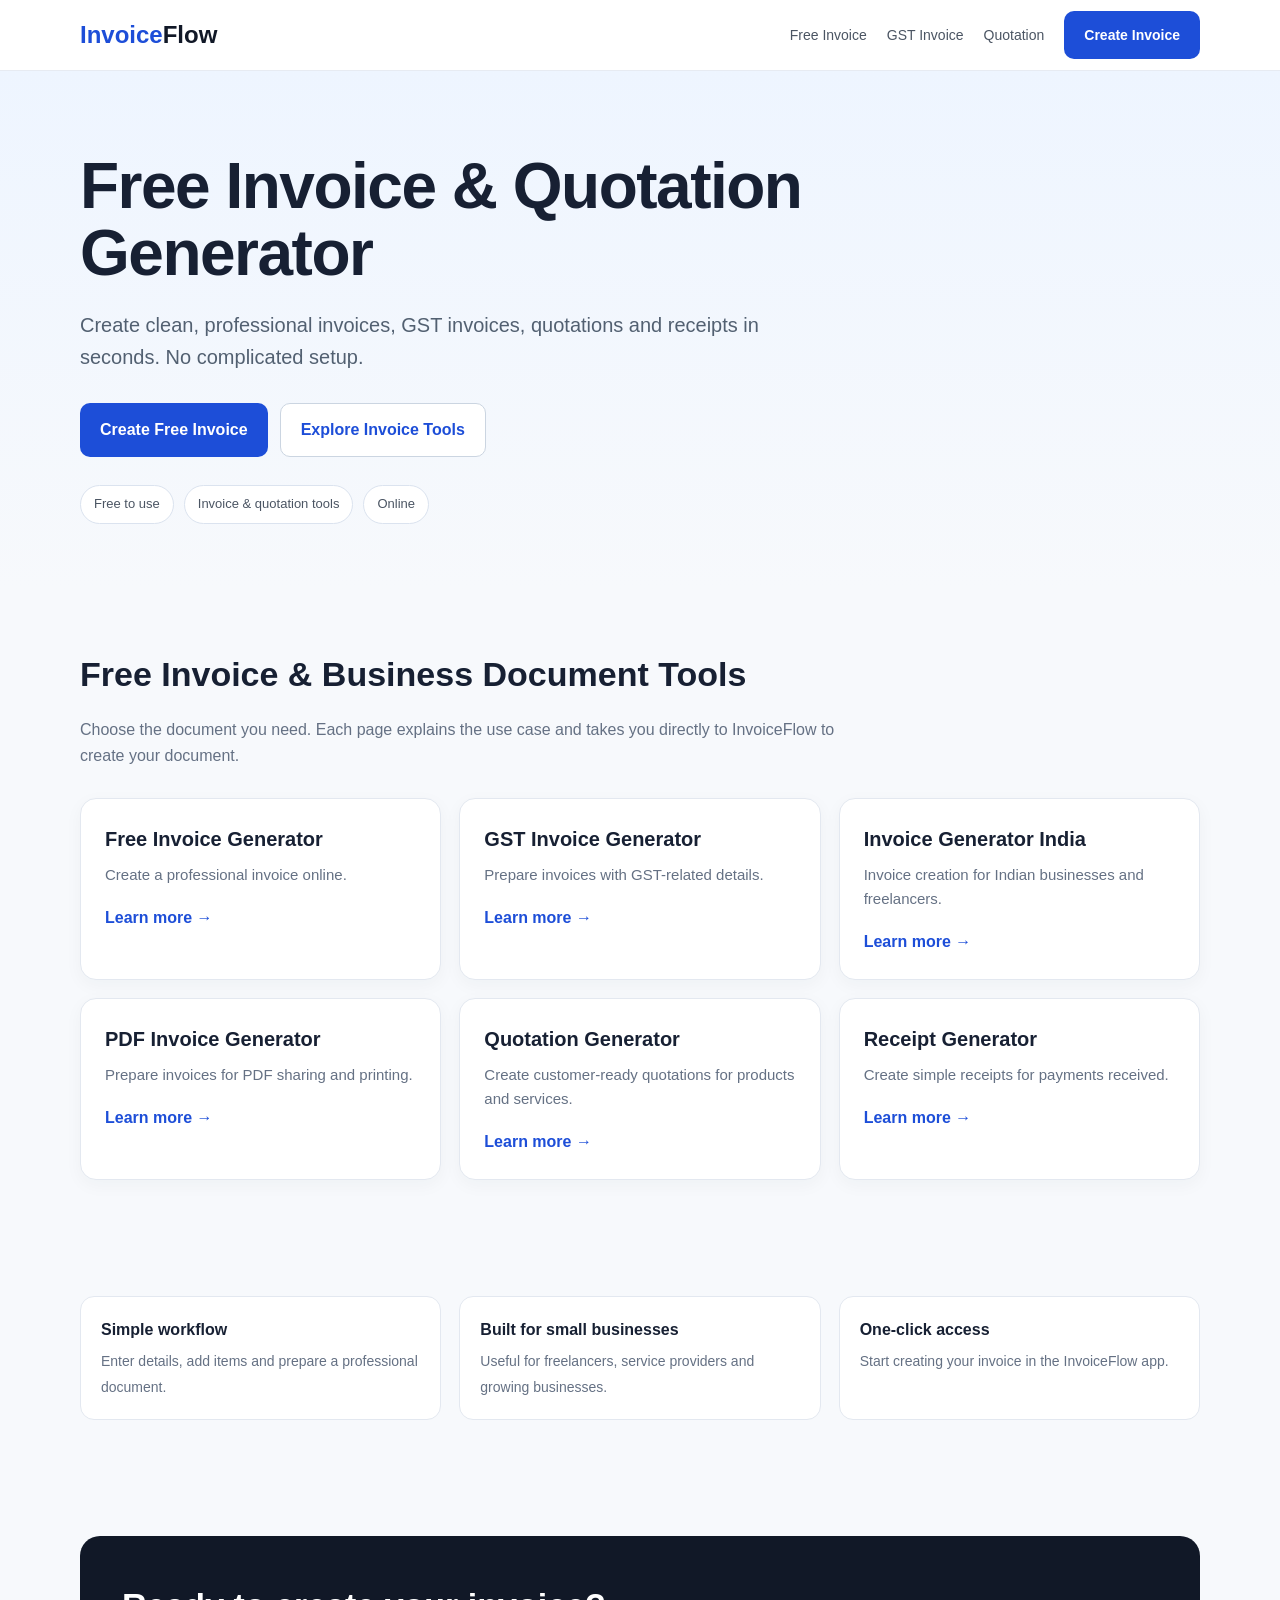
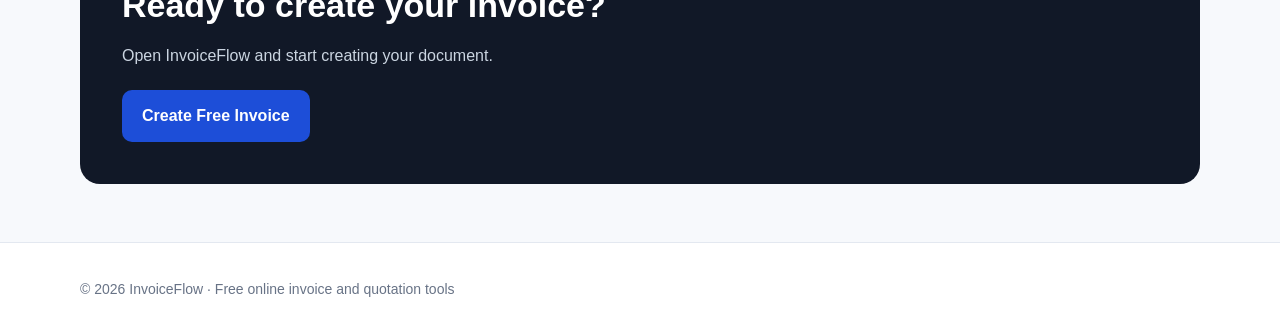
<file: index.html>
<!doctype html>
<html lang="en"><head>
<meta charset="utf-8"><meta name="viewport" content="width=device-width,initial-scale=1">
<title>InvoiceFlow – Free Invoice & Quotation Generator</title>
<meta name="description" content="Create professional invoices, GST invoices, quotations and receipts online for free with InvoiceFlow.">
<meta name="robots" content="index,follow">
<link rel="stylesheet" href="styles.css">
</head><body>
<header><div class="container nav"><a class="logo" href="index.html">Invoice<span>Flow</span></a>
<nav class="navlinks"><a href="free-invoice-generator.html">Free Invoice</a><a href="gst-invoice-generator.html">GST Invoice</a><a href="quotation-generator.html">Quotation</a><a class="btn" href="https://invoice-quotation-generator.higgsfield.app/">Create Invoice</a></nav></div></header>
<main>
        <section class="hero"><div class="container">
          <h1>Free Invoice & Quotation Generator</h1>
          <p>Create clean, professional invoices, GST invoices, quotations and receipts in seconds. No complicated setup.</p>
          <div class="actions"><a class="btn" href="https://invoice-quotation-generator.higgsfield.app/">Create Free Invoice</a><a class="btn secondary" href="#tools">Explore Invoice Tools</a></div>
          <div class="badges"><span class="badge">Free to use</span><span class="badge">Invoice & quotation tools</span><span class="badge">Online</span></div>
        </div></section>
        <section class="section" id="tools"><div class="container">
          <h2>Free Invoice & Business Document Tools</h2>
          <p class="section-intro">Choose the document you need. Each page explains the use case and takes you directly to InvoiceFlow to create your document.</p>
          <div class="grid"><article class="card"><h3>Free Invoice Generator</h3><p>Create a professional invoice online.</p><a href="free-invoice-generator.html">Learn more →</a></article><article class="card"><h3>GST Invoice Generator</h3><p>Prepare invoices with GST-related details.</p><a href="gst-invoice-generator.html">Learn more →</a></article><article class="card"><h3>Invoice Generator India</h3><p>Invoice creation for Indian businesses and freelancers.</p><a href="invoice-generator-india.html">Learn more →</a></article><article class="card"><h3>PDF Invoice Generator</h3><p>Prepare invoices for PDF sharing and printing.</p><a href="pdf-invoice-generator.html">Learn more →</a></article><article class="card"><h3>Quotation Generator</h3><p>Create customer-ready quotations for products and services.</p><a href="quotation-generator.html">Learn more →</a></article><article class="card"><h3>Receipt Generator</h3><p>Create simple receipts for payments received.</p><a href="receipt-generator.html">Learn more →</a></article></div>
        </div></section>
        <section class="section"><div class="container"><div class="feature-grid">
          <div class="feature"><strong>Simple workflow</strong><span>Enter details, add items and prepare a professional document.</span></div>
          <div class="feature"><strong>Built for small businesses</strong><span>Useful for freelancers, service providers and growing businesses.</span></div>
          <div class="feature"><strong>One-click access</strong><span>Start creating your invoice in the InvoiceFlow app.</span></div>
        </div></div></section>
        <section class="section"><div class="container"><div class="cta">
          <h2>Ready to create your invoice?</h2><p>Open InvoiceFlow and start creating your document.</p>
          <a class="btn" href="https://invoice-quotation-generator.higgsfield.app/">Create Free Invoice</a>
        </div></div></section>
        </main>
<footer><div class="container">© 2026 InvoiceFlow · Free online invoice and quotation tools</div></footer>
</body></html>
</file>
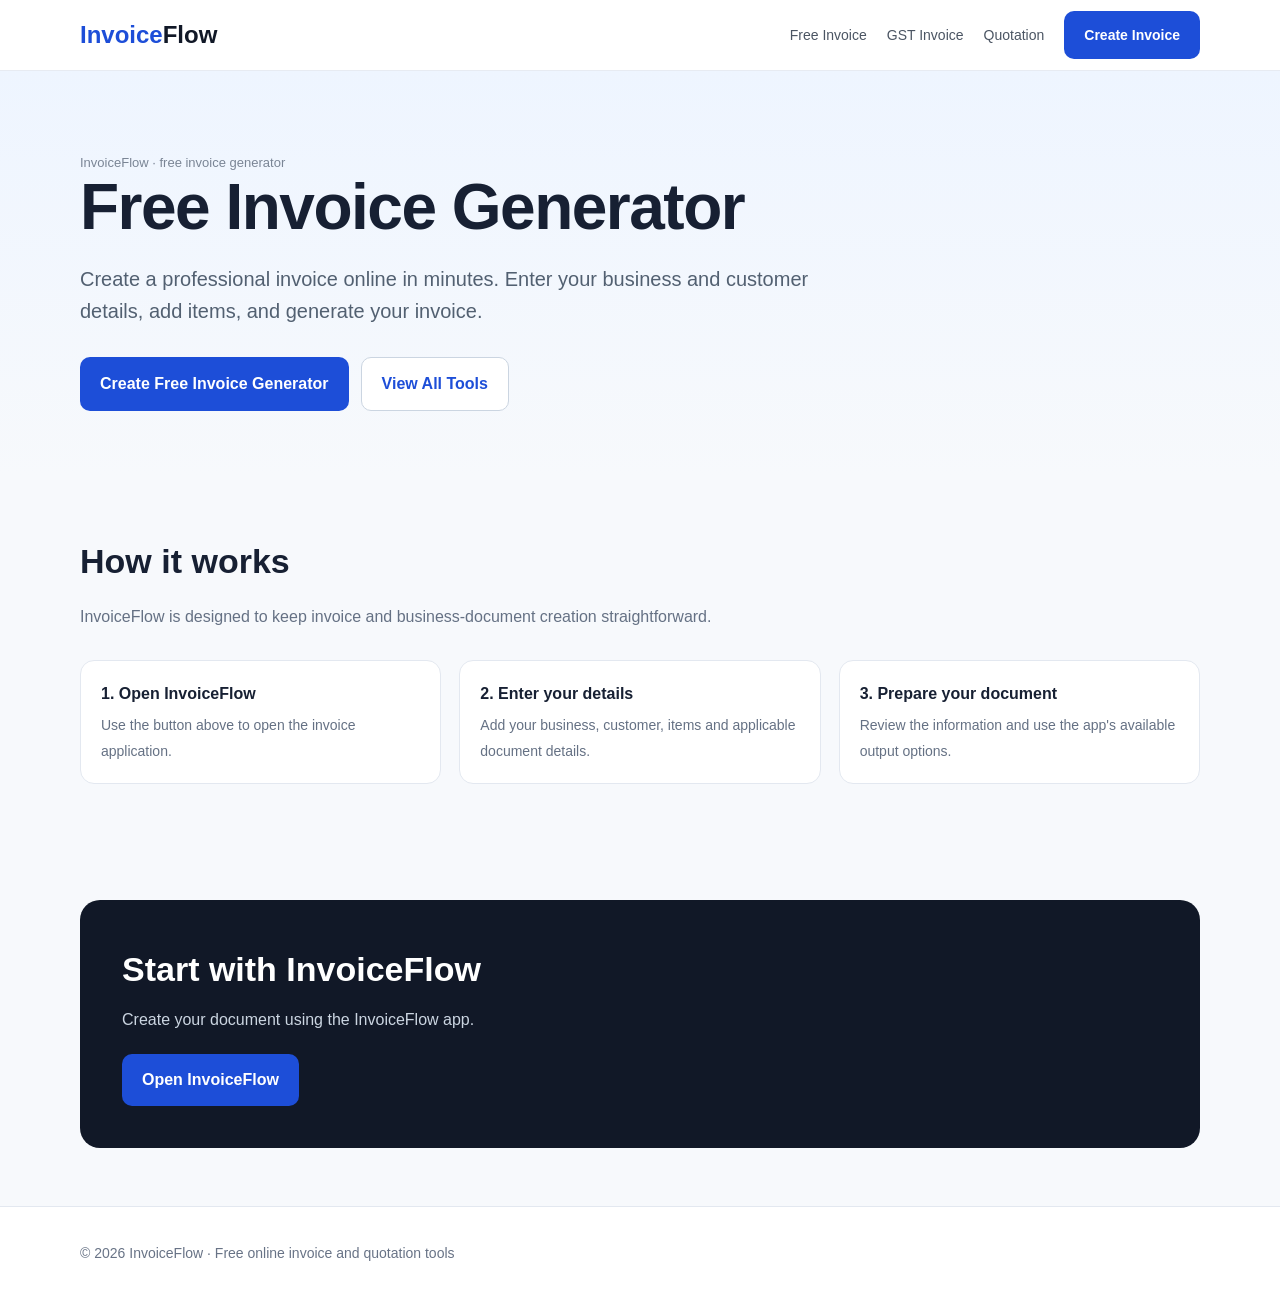
<file: free-invoice-generator.html>
<!doctype html>
<html lang="en"><head>
<meta charset="utf-8"><meta name="viewport" content="width=device-width,initial-scale=1">
<title>Free Invoice Generator – Create Invoices Online | InvoiceFlow</title>
<meta name="description" content="Create a free professional invoice online with InvoiceFlow. Simple invoice generation for freelancers, businesses and service providers.">
<meta name="robots" content="index,follow">
<link rel="stylesheet" href="styles.css">
</head><body>
<header><div class="container nav"><a class="logo" href="index.html">Invoice<span>Flow</span></a>
<nav class="navlinks"><a href="free-invoice-generator.html">Free Invoice</a><a href="gst-invoice-generator.html">GST Invoice</a><a href="quotation-generator.html">Quotation</a><a class="btn" href="https://invoice-quotation-generator.higgsfield.app/">Create Invoice</a></nav></div></header>
<main>
        <section class="hero"><div class="container">
          <div class="small">InvoiceFlow · free invoice generator</div>
          <h1>Free Invoice Generator</h1>
          <p>Create a professional invoice online in minutes. Enter your business and customer details, add items, and generate your invoice.</p>
          <div class="actions"><a class="btn" href="https://invoice-quotation-generator.higgsfield.app/">Create Free Invoice Generator</a><a class="btn secondary" href="index.html">View All Tools</a></div>
        </div></section>
        <section class="section"><div class="container">
          <h2>How it works</h2>
          <p class="section-intro">InvoiceFlow is designed to keep invoice and business-document creation straightforward.</p>
          <div class="feature-grid">
            <div class="feature"><strong>1. Open InvoiceFlow</strong><span>Use the button above to open the invoice application.</span></div>
            <div class="feature"><strong>2. Enter your details</strong><span>Add your business, customer, items and applicable document details.</span></div>
            <div class="feature"><strong>3. Prepare your document</strong><span>Review the information and use the app's available output options.</span></div>
          </div>
        </div></section>
        <section class="section"><div class="container"><div class="cta">
          <h2>Start with InvoiceFlow</h2><p>Create your document using the InvoiceFlow app.</p>
          <a class="btn" href="https://invoice-quotation-generator.higgsfield.app/">Open InvoiceFlow</a>
        </div></div></section>
        </main>
<footer><div class="container">© 2026 InvoiceFlow · Free online invoice and quotation tools</div></footer>
</body></html>
</file>
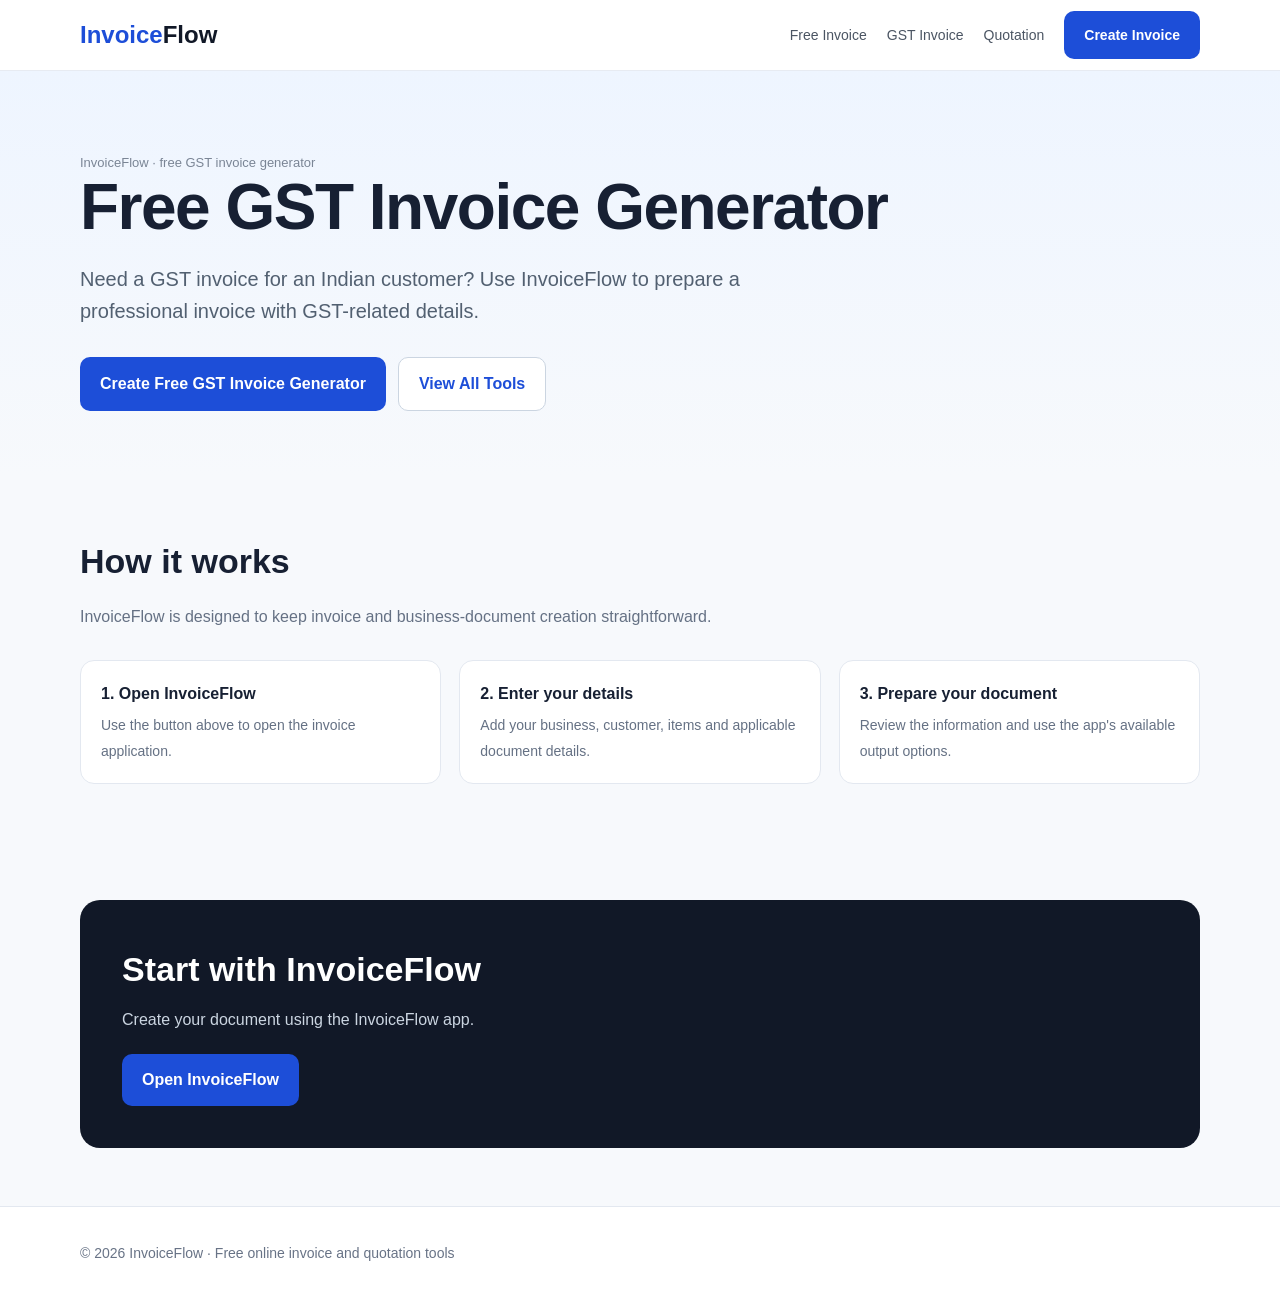
<file: gst-invoice-generator.html>
<!doctype html>
<html lang="en"><head>
<meta charset="utf-8"><meta name="viewport" content="width=device-width,initial-scale=1">
<title>Free GST Invoice Generator – India | InvoiceFlow</title>
<meta name="description" content="Create a GST invoice online for free. InvoiceFlow helps Indian businesses and freelancers prepare professional GST-ready invoice documents.">
<meta name="robots" content="index,follow">
<link rel="stylesheet" href="styles.css">
</head><body>
<header><div class="container nav"><a class="logo" href="index.html">Invoice<span>Flow</span></a>
<nav class="navlinks"><a href="free-invoice-generator.html">Free Invoice</a><a href="gst-invoice-generator.html">GST Invoice</a><a href="quotation-generator.html">Quotation</a><a class="btn" href="https://invoice-quotation-generator.higgsfield.app/">Create Invoice</a></nav></div></header>
<main>
        <section class="hero"><div class="container">
          <div class="small">InvoiceFlow · free GST invoice generator</div>
          <h1>Free GST Invoice Generator</h1>
          <p>Need a GST invoice for an Indian customer? Use InvoiceFlow to prepare a professional invoice with GST-related details.</p>
          <div class="actions"><a class="btn" href="https://invoice-quotation-generator.higgsfield.app/">Create Free GST Invoice Generator</a><a class="btn secondary" href="index.html">View All Tools</a></div>
        </div></section>
        <section class="section"><div class="container">
          <h2>How it works</h2>
          <p class="section-intro">InvoiceFlow is designed to keep invoice and business-document creation straightforward.</p>
          <div class="feature-grid">
            <div class="feature"><strong>1. Open InvoiceFlow</strong><span>Use the button above to open the invoice application.</span></div>
            <div class="feature"><strong>2. Enter your details</strong><span>Add your business, customer, items and applicable document details.</span></div>
            <div class="feature"><strong>3. Prepare your document</strong><span>Review the information and use the app's available output options.</span></div>
          </div>
        </div></section>
        <section class="section"><div class="container"><div class="cta">
          <h2>Start with InvoiceFlow</h2><p>Create your document using the InvoiceFlow app.</p>
          <a class="btn" href="https://invoice-quotation-generator.higgsfield.app/">Open InvoiceFlow</a>
        </div></div></section>
        </main>
<footer><div class="container">© 2026 InvoiceFlow · Free online invoice and quotation tools</div></footer>
</body></html>
</file>
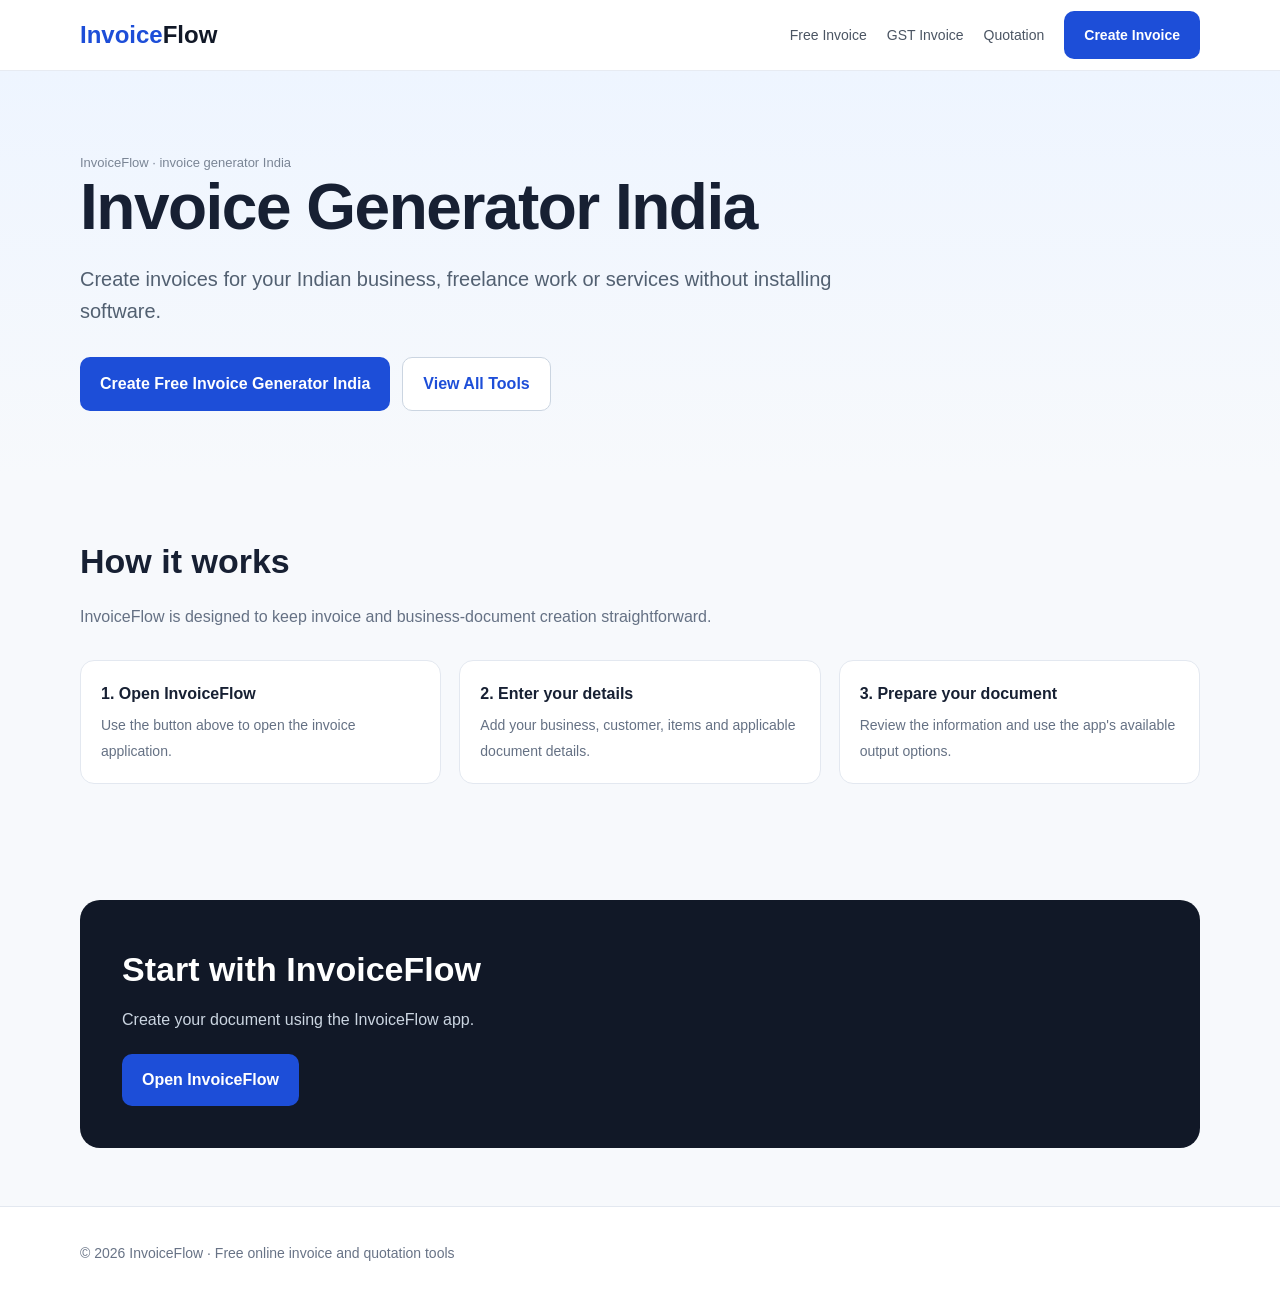
<file: invoice-generator-india.html>
<!doctype html>
<html lang="en"><head>
<meta charset="utf-8"><meta name="viewport" content="width=device-width,initial-scale=1">
<title>Invoice Generator India – Free Online Invoice Maker | InvoiceFlow</title>
<meta name="description" content="Free online invoice generator for India. Create professional invoices for freelancers, small businesses and service providers.">
<meta name="robots" content="index,follow">
<link rel="stylesheet" href="styles.css">
</head><body>
<header><div class="container nav"><a class="logo" href="index.html">Invoice<span>Flow</span></a>
<nav class="navlinks"><a href="free-invoice-generator.html">Free Invoice</a><a href="gst-invoice-generator.html">GST Invoice</a><a href="quotation-generator.html">Quotation</a><a class="btn" href="https://invoice-quotation-generator.higgsfield.app/">Create Invoice</a></nav></div></header>
<main>
        <section class="hero"><div class="container">
          <div class="small">InvoiceFlow · invoice generator India</div>
          <h1>Invoice Generator India</h1>
          <p>Create invoices for your Indian business, freelance work or services without installing software.</p>
          <div class="actions"><a class="btn" href="https://invoice-quotation-generator.higgsfield.app/">Create Free Invoice Generator India</a><a class="btn secondary" href="index.html">View All Tools</a></div>
        </div></section>
        <section class="section"><div class="container">
          <h2>How it works</h2>
          <p class="section-intro">InvoiceFlow is designed to keep invoice and business-document creation straightforward.</p>
          <div class="feature-grid">
            <div class="feature"><strong>1. Open InvoiceFlow</strong><span>Use the button above to open the invoice application.</span></div>
            <div class="feature"><strong>2. Enter your details</strong><span>Add your business, customer, items and applicable document details.</span></div>
            <div class="feature"><strong>3. Prepare your document</strong><span>Review the information and use the app's available output options.</span></div>
          </div>
        </div></section>
        <section class="section"><div class="container"><div class="cta">
          <h2>Start with InvoiceFlow</h2><p>Create your document using the InvoiceFlow app.</p>
          <a class="btn" href="https://invoice-quotation-generator.higgsfield.app/">Open InvoiceFlow</a>
        </div></div></section>
        </main>
<footer><div class="container">© 2026 InvoiceFlow · Free online invoice and quotation tools</div></footer>
</body></html>
</file>
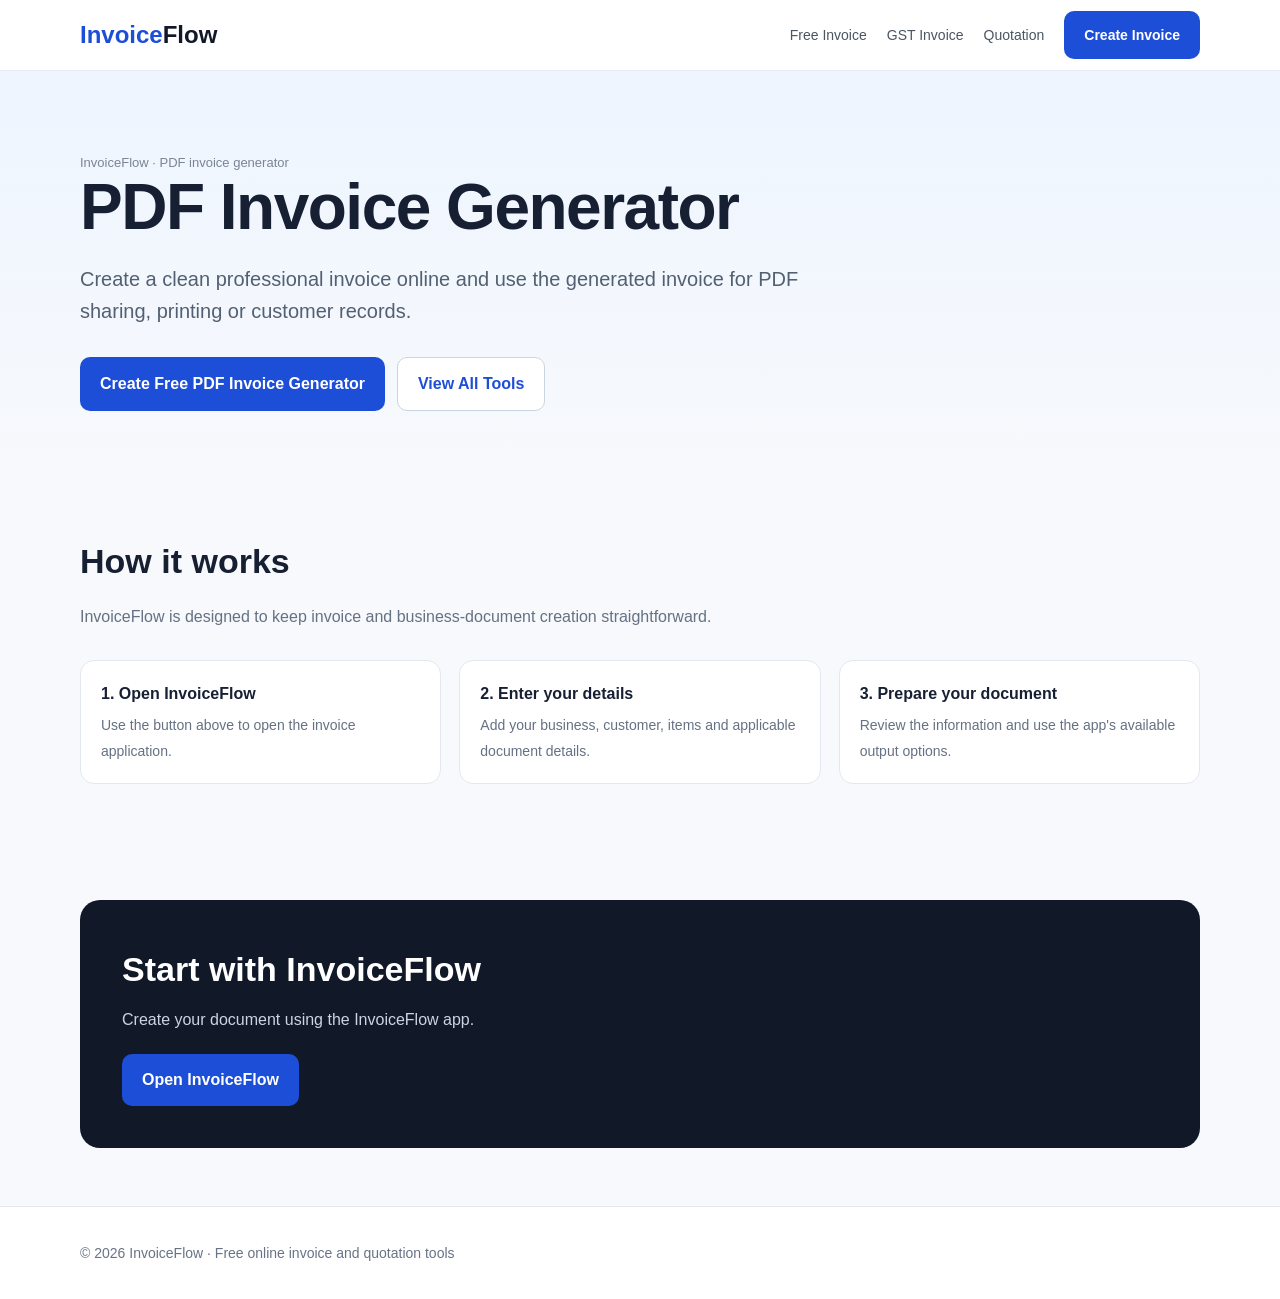
<file: pdf-invoice-generator.html>
<!doctype html>
<html lang="en"><head>
<meta charset="utf-8"><meta name="viewport" content="width=device-width,initial-scale=1">
<title>Free PDF Invoice Generator – Create Invoice Online | InvoiceFlow</title>
<meta name="description" content="Create a professional invoice online and prepare it for PDF use with InvoiceFlow. Free and simple.">
<meta name="robots" content="index,follow">
<link rel="stylesheet" href="styles.css">
</head><body>
<header><div class="container nav"><a class="logo" href="index.html">Invoice<span>Flow</span></a>
<nav class="navlinks"><a href="free-invoice-generator.html">Free Invoice</a><a href="gst-invoice-generator.html">GST Invoice</a><a href="quotation-generator.html">Quotation</a><a class="btn" href="https://invoice-quotation-generator.higgsfield.app/">Create Invoice</a></nav></div></header>
<main>
        <section class="hero"><div class="container">
          <div class="small">InvoiceFlow · PDF invoice generator</div>
          <h1>PDF Invoice Generator</h1>
          <p>Create a clean professional invoice online and use the generated invoice for PDF sharing, printing or customer records.</p>
          <div class="actions"><a class="btn" href="https://invoice-quotation-generator.higgsfield.app/">Create Free PDF Invoice Generator</a><a class="btn secondary" href="index.html">View All Tools</a></div>
        </div></section>
        <section class="section"><div class="container">
          <h2>How it works</h2>
          <p class="section-intro">InvoiceFlow is designed to keep invoice and business-document creation straightforward.</p>
          <div class="feature-grid">
            <div class="feature"><strong>1. Open InvoiceFlow</strong><span>Use the button above to open the invoice application.</span></div>
            <div class="feature"><strong>2. Enter your details</strong><span>Add your business, customer, items and applicable document details.</span></div>
            <div class="feature"><strong>3. Prepare your document</strong><span>Review the information and use the app's available output options.</span></div>
          </div>
        </div></section>
        <section class="section"><div class="container"><div class="cta">
          <h2>Start with InvoiceFlow</h2><p>Create your document using the InvoiceFlow app.</p>
          <a class="btn" href="https://invoice-quotation-generator.higgsfield.app/">Open InvoiceFlow</a>
        </div></div></section>
        </main>
<footer><div class="container">© 2026 InvoiceFlow · Free online invoice and quotation tools</div></footer>
</body></html>
</file>
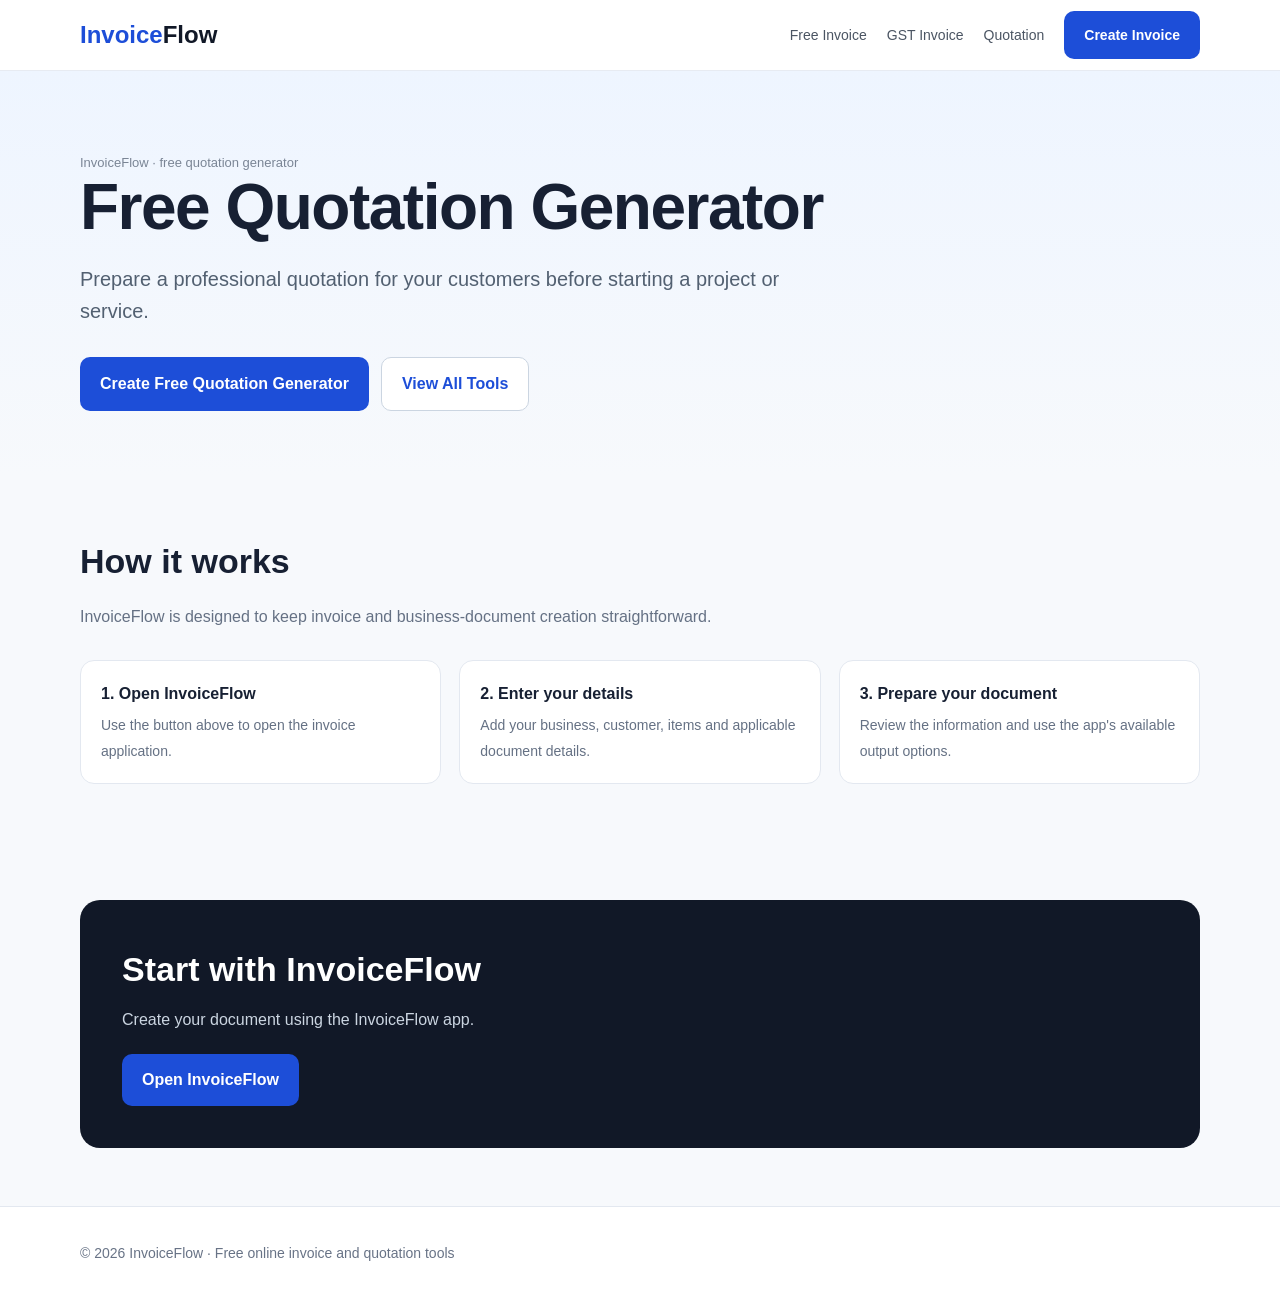
<file: quotation-generator.html>
<!doctype html>
<html lang="en"><head>
<meta charset="utf-8"><meta name="viewport" content="width=device-width,initial-scale=1">
<title>Free Quotation Generator – Create Business Quotes | InvoiceFlow</title>
<meta name="description" content="Create professional quotations online for free. Prepare customer-ready quotes for products and services with InvoiceFlow.">
<meta name="robots" content="index,follow">
<link rel="stylesheet" href="styles.css">
</head><body>
<header><div class="container nav"><a class="logo" href="index.html">Invoice<span>Flow</span></a>
<nav class="navlinks"><a href="free-invoice-generator.html">Free Invoice</a><a href="gst-invoice-generator.html">GST Invoice</a><a href="quotation-generator.html">Quotation</a><a class="btn" href="https://invoice-quotation-generator.higgsfield.app/">Create Invoice</a></nav></div></header>
<main>
        <section class="hero"><div class="container">
          <div class="small">InvoiceFlow · free quotation generator</div>
          <h1>Free Quotation Generator</h1>
          <p>Prepare a professional quotation for your customers before starting a project or service.</p>
          <div class="actions"><a class="btn" href="https://invoice-quotation-generator.higgsfield.app/">Create Free Quotation Generator</a><a class="btn secondary" href="index.html">View All Tools</a></div>
        </div></section>
        <section class="section"><div class="container">
          <h2>How it works</h2>
          <p class="section-intro">InvoiceFlow is designed to keep invoice and business-document creation straightforward.</p>
          <div class="feature-grid">
            <div class="feature"><strong>1. Open InvoiceFlow</strong><span>Use the button above to open the invoice application.</span></div>
            <div class="feature"><strong>2. Enter your details</strong><span>Add your business, customer, items and applicable document details.</span></div>
            <div class="feature"><strong>3. Prepare your document</strong><span>Review the information and use the app's available output options.</span></div>
          </div>
        </div></section>
        <section class="section"><div class="container"><div class="cta">
          <h2>Start with InvoiceFlow</h2><p>Create your document using the InvoiceFlow app.</p>
          <a class="btn" href="https://invoice-quotation-generator.higgsfield.app/">Open InvoiceFlow</a>
        </div></div></section>
        </main>
<footer><div class="container">© 2026 InvoiceFlow · Free online invoice and quotation tools</div></footer>
</body></html>
</file>
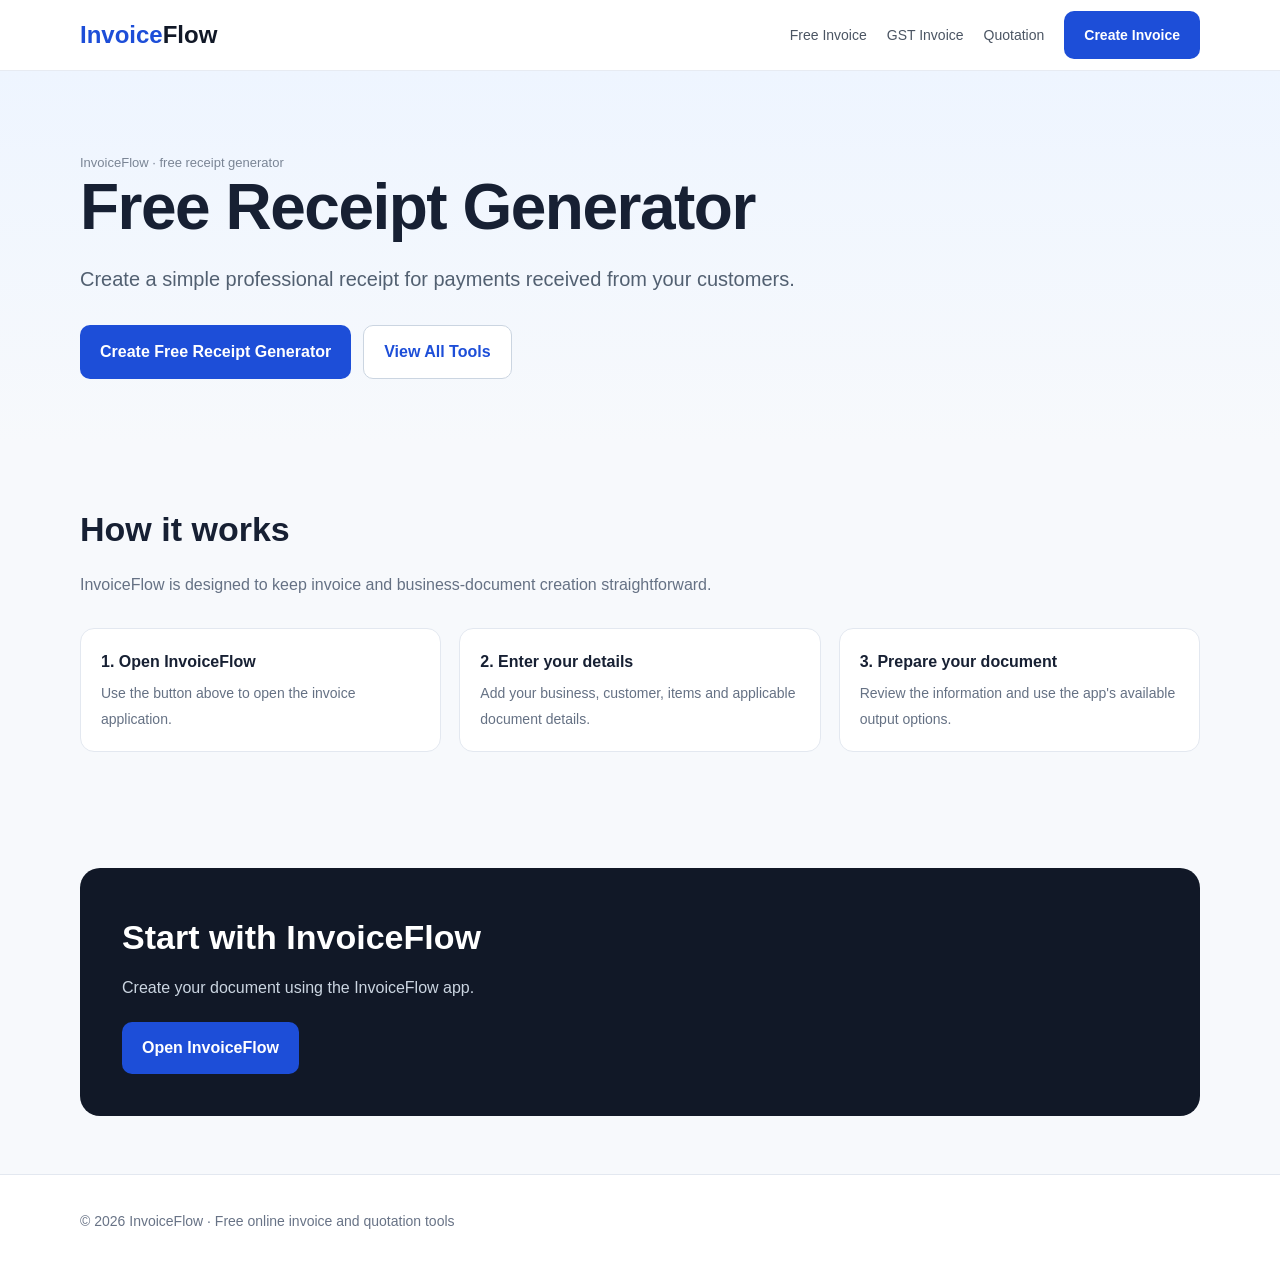
<file: receipt-generator.html>
<!doctype html>
<html lang="en"><head>
<meta charset="utf-8"><meta name="viewport" content="width=device-width,initial-scale=1">
<title>Free Receipt Generator – Create Receipts Online | InvoiceFlow</title>
<meta name="description" content="Create professional receipts online for free with InvoiceFlow. Useful for freelancers, service providers and small businesses.">
<meta name="robots" content="index,follow">
<link rel="stylesheet" href="styles.css">
</head><body>
<header><div class="container nav"><a class="logo" href="index.html">Invoice<span>Flow</span></a>
<nav class="navlinks"><a href="free-invoice-generator.html">Free Invoice</a><a href="gst-invoice-generator.html">GST Invoice</a><a href="quotation-generator.html">Quotation</a><a class="btn" href="https://invoice-quotation-generator.higgsfield.app/">Create Invoice</a></nav></div></header>
<main>
        <section class="hero"><div class="container">
          <div class="small">InvoiceFlow · free receipt generator</div>
          <h1>Free Receipt Generator</h1>
          <p>Create a simple professional receipt for payments received from your customers.</p>
          <div class="actions"><a class="btn" href="https://invoice-quotation-generator.higgsfield.app/">Create Free Receipt Generator</a><a class="btn secondary" href="index.html">View All Tools</a></div>
        </div></section>
        <section class="section"><div class="container">
          <h2>How it works</h2>
          <p class="section-intro">InvoiceFlow is designed to keep invoice and business-document creation straightforward.</p>
          <div class="feature-grid">
            <div class="feature"><strong>1. Open InvoiceFlow</strong><span>Use the button above to open the invoice application.</span></div>
            <div class="feature"><strong>2. Enter your details</strong><span>Add your business, customer, items and applicable document details.</span></div>
            <div class="feature"><strong>3. Prepare your document</strong><span>Review the information and use the app's available output options.</span></div>
          </div>
        </div></section>
        <section class="section"><div class="container"><div class="cta">
          <h2>Start with InvoiceFlow</h2><p>Create your document using the InvoiceFlow app.</p>
          <a class="btn" href="https://invoice-quotation-generator.higgsfield.app/">Open InvoiceFlow</a>
        </div></div></section>
        </main>
<footer><div class="container">© 2026 InvoiceFlow · Free online invoice and quotation tools</div></footer>
</body></html>
</file>
<file: styles.css>
*{box-sizing:border-box}
html{scroll-behavior:smooth}
body{margin:0;font-family:Inter,Segoe UI,Arial,sans-serif;color:#172033;background:#f7f9fc;line-height:1.6}
a{text-decoration:none;color:inherit}
.container{width:min(1120px,92%);margin:auto}
header{background:#fff;border-bottom:1px solid #e7ebf2;position:sticky;top:0;z-index:10}
.nav{height:70px;display:flex;align-items:center;justify-content:space-between;gap:20px}
.logo{font-size:24px;font-weight:800;color:#1d4ed8}
.logo span{color:#111827}
.navlinks{display:flex;gap:20px;align-items:center;font-size:14px;color:#4b5563}
.navlinks a:hover{color:#1d4ed8}
.btn{display:inline-flex;align-items:center;justify-content:center;background:#1d4ed8;color:white;padding:13px 20px;border-radius:10px;font-weight:700;border:0}
.btn:hover{background:#1e40af}
.btn.secondary{background:white;color:#1d4ed8;border:1px solid #cbd5e1}
.hero{padding:82px 0 65px;background:linear-gradient(180deg,#eef5ff 0%,#f7f9fc 100%)}
.hero h1{font-size:clamp(38px,6vw,64px);line-height:1.05;max-width:850px;margin:0 0 22px;letter-spacing:-1.5px}
.hero p{font-size:20px;color:#526071;max-width:760px;margin:0 0 30px}
.actions{display:flex;gap:12px;flex-wrap:wrap}
.badges{display:flex;gap:10px;flex-wrap:wrap;margin-top:28px}
.badge{background:#fff;border:1px solid #dbe3ef;border-radius:999px;padding:8px 13px;font-size:13px;color:#4b5563}
.section{padding:58px 0}
.section h2{font-size:34px;margin:0 0 12px}
.section-intro{color:#657184;max-width:760px;margin-bottom:30px}
.grid{display:grid;grid-template-columns:repeat(3,1fr);gap:18px}
.card{background:#fff;border:1px solid #e3e8f0;border-radius:16px;padding:24px;box-shadow:0 5px 18px rgba(31,41,55,.04)}
.card h3{margin:0 0 8px;font-size:20px}
.card p{color:#657184;margin:0 0 18px;font-size:15px}
.card a{color:#1d4ed8;font-weight:700}
.feature-grid{display:grid;grid-template-columns:repeat(3,1fr);gap:18px}
.feature{padding:20px;background:#fff;border-radius:14px;border:1px solid #e3e8f0}
.feature strong{display:block;margin-bottom:6px}
.feature span{color:#657184;font-size:14px}
.cta{background:#111827;color:white;border-radius:20px;padding:42px}
.cta h2{margin:0 0 10px}
.cta p{color:#cbd5e1;margin:0 0 22px}
footer{padding:35px 0;color:#687386;font-size:14px;border-top:1px solid #e3e8f0;background:#fff}
.small{font-size:13px;color:#7a8595}
@media(max-width:800px){.grid,.feature-grid{grid-template-columns:1fr}.navlinks{display:none}.hero{padding:60px 0 45px}.section{padding:45px 0}.cta{padding:30px}}
</file>
